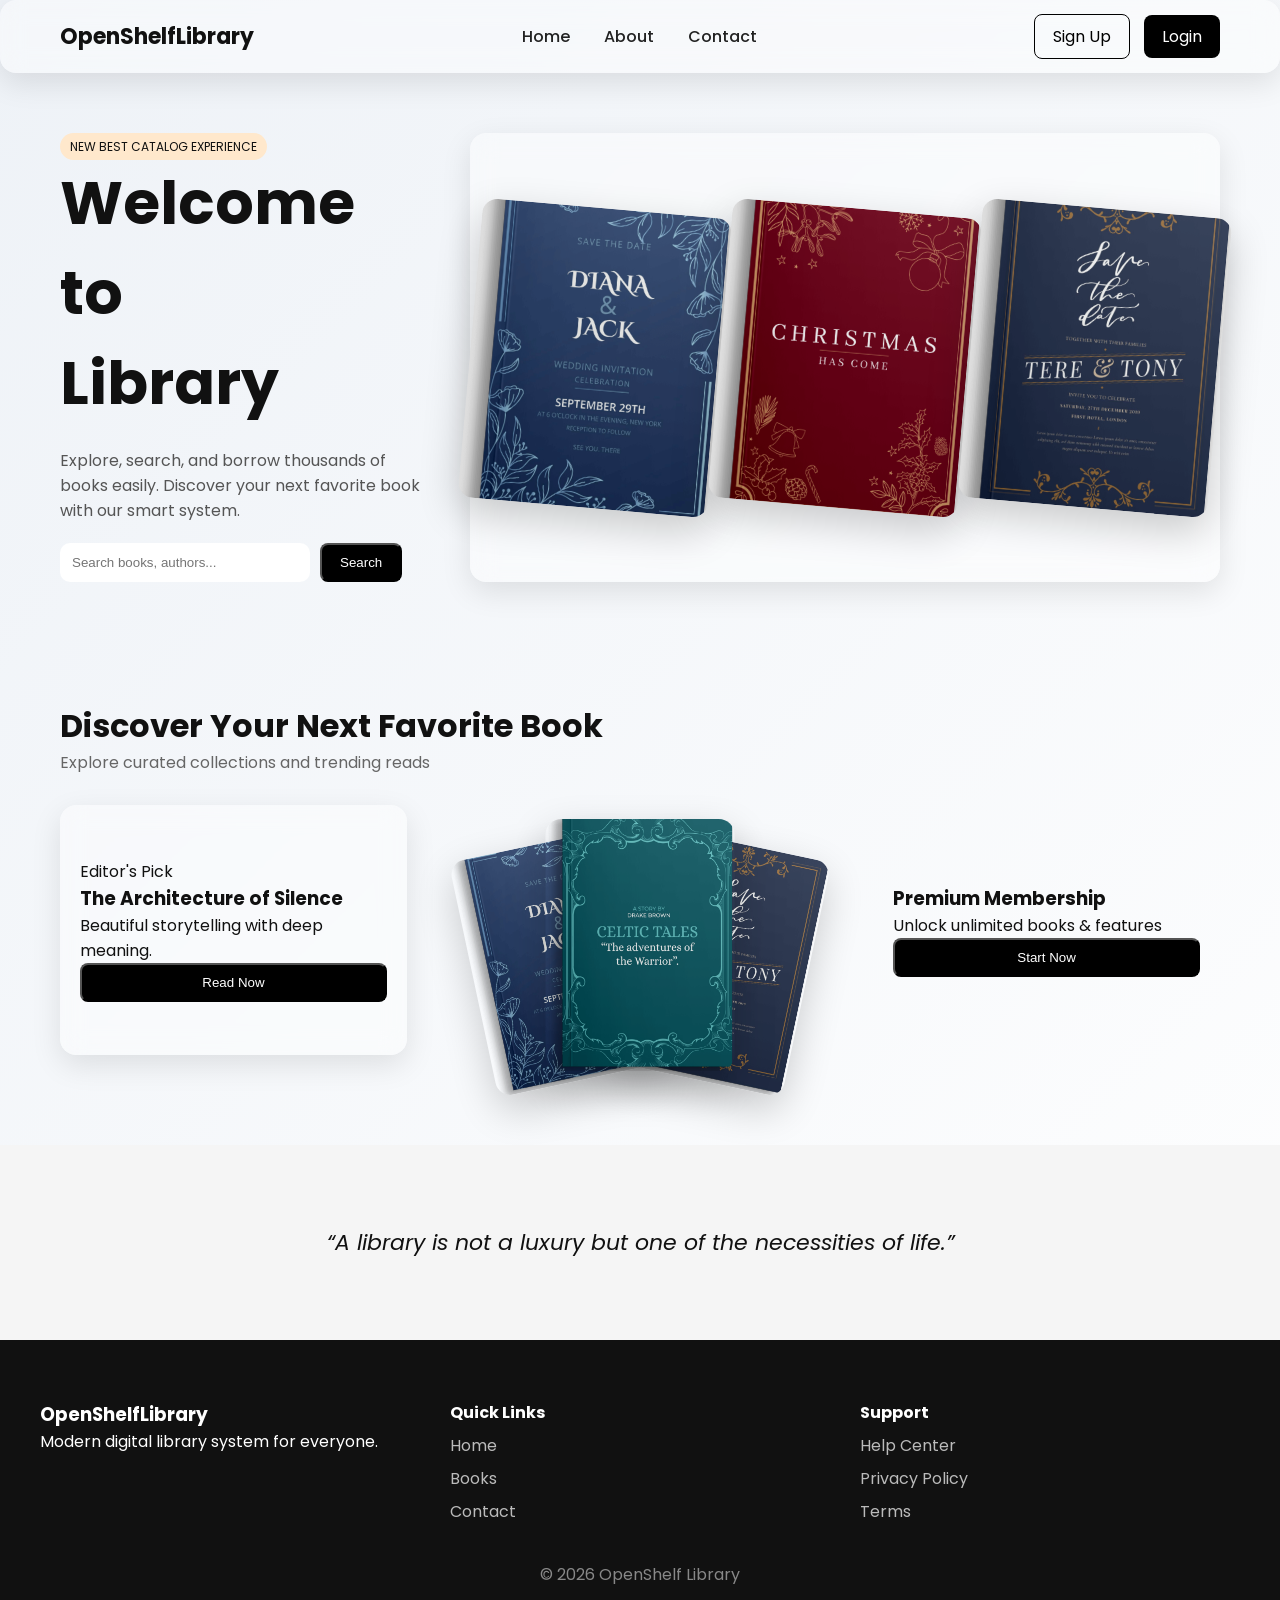
<file: html/index.html>
<!DOCTYPE html>
<html lang="en">
<head>
<meta charset="UTF-8">
<meta name="viewport" content="width=device-width, initial-scale=1.0">
<title>OpenShelf Library</title>

<link href="https://fonts.googleapis.com/css2?family=Poppins:wght@400;500;600;700&display=swap" rel="stylesheet">
<link rel="stylesheet" href="../css/index.css">

</head>

<body>

<!-- NAVBAR -->
<header class="navbar glass">
    <div class="logo">OpenShelfLibrary</div>

    <nav class="nav-links">
        <a href="#">Home</a>
        <a href="#">About</a>
        <a href="#">Contact</a>
    </nav>

    <div class="auth-buttons">
        <a class="btn-outline" href="register.html">Sign Up</a>
        <a class="btn-black" href="login.html">Login</a>
    </div>
</header>

<!-- HERO SECTION -->
<section class="hero container">

    <div class="hero-left">
        <span class="badge">NEW BEST CATALOG EXPERIENCE</span>

        <h1>Welcome to<br>Library</h1>

        <p>
            Explore, search, and borrow thousands of books easily.
            Discover your next favorite book with our smart system.
        </p>

        <div class="search-box">
            <input type="text" placeholder="Search books, authors..." />
            <button class="btn-black">Search</button>
        </div>
    </div>

    <div class="hero-right glass">
        <!-- IMAGE PLACE -->
       
        <img src="../assets/images/home-book-1.png" class="image-box">
        <img src="../assets/images/home-book-2.png" class="image-box">
        <img src="../assets/images/home-book-3.png" class="image-box">
        

</section>
<section class="discover container">

    <div class="section-header">
        <h2>Discover Your Next Favorite Book</h2>
        <p>Explore curated collections and trending reads</p>
    </div>

    <!-- BIG CARDS -->
    <div class="discover-grid">

        <!-- LEFT CARD -->
        <div class="card glass big-card">
            <span class="tag">Editor's Pick</span>
            <h3>The Architecture of Silence</h3>
            <p>Beautiful storytelling with deep meaning.</p>
            <button class="btn-black">Read Now</button>
        </div>

       <div class="discover-showcase">

            <img src="../assets/images/home-book-1.png" class="book book1">
            <img src="../assets/images/home-book-4.png" class="book book2">
            <img src="../assets/images/home-book-3.png" class="book book3">

        </div>

        <!-- RIGHT PREMIUM -->
        <div class="card premium-card">
            <h3>Premium Membership</h3>
            <p>Unlock unlimited books & features</p>
            <button class="btn-black">Start Now</button>
        </div>

    </div>

</section>


<!-- QUOTE -->
<section class="quote">
    <div class="quote-box">
        <p>“A library is not a luxury but one of the necessities of life.”</p>
    </div>
</section>

<!-- FOOTER -->
<footer class="footer">

    <div class="footer-container">

        <div class="footer-col">
            <h3>OpenShelfLibrary</h3>
            <p>Modern digital library system for everyone.</p>
        </div>

        <div class="footer-col">
            <h4>Quick Links</h4>
            <a href="#">Home</a>
            <a href="#">Books</a>
            <a href="#">Contact</a>
        </div>

        <div class="footer-col">
            <h4>Support</h4>
            <a href="#">Help Center</a>
            <a href="#">Privacy Policy</a>
            <a href="#">Terms</a>
        </div>

    </div>

    <div class="footer-bottom">
        © 2026 OpenShelf Library
    </div>

</footer>

</body>
</html>
</file>
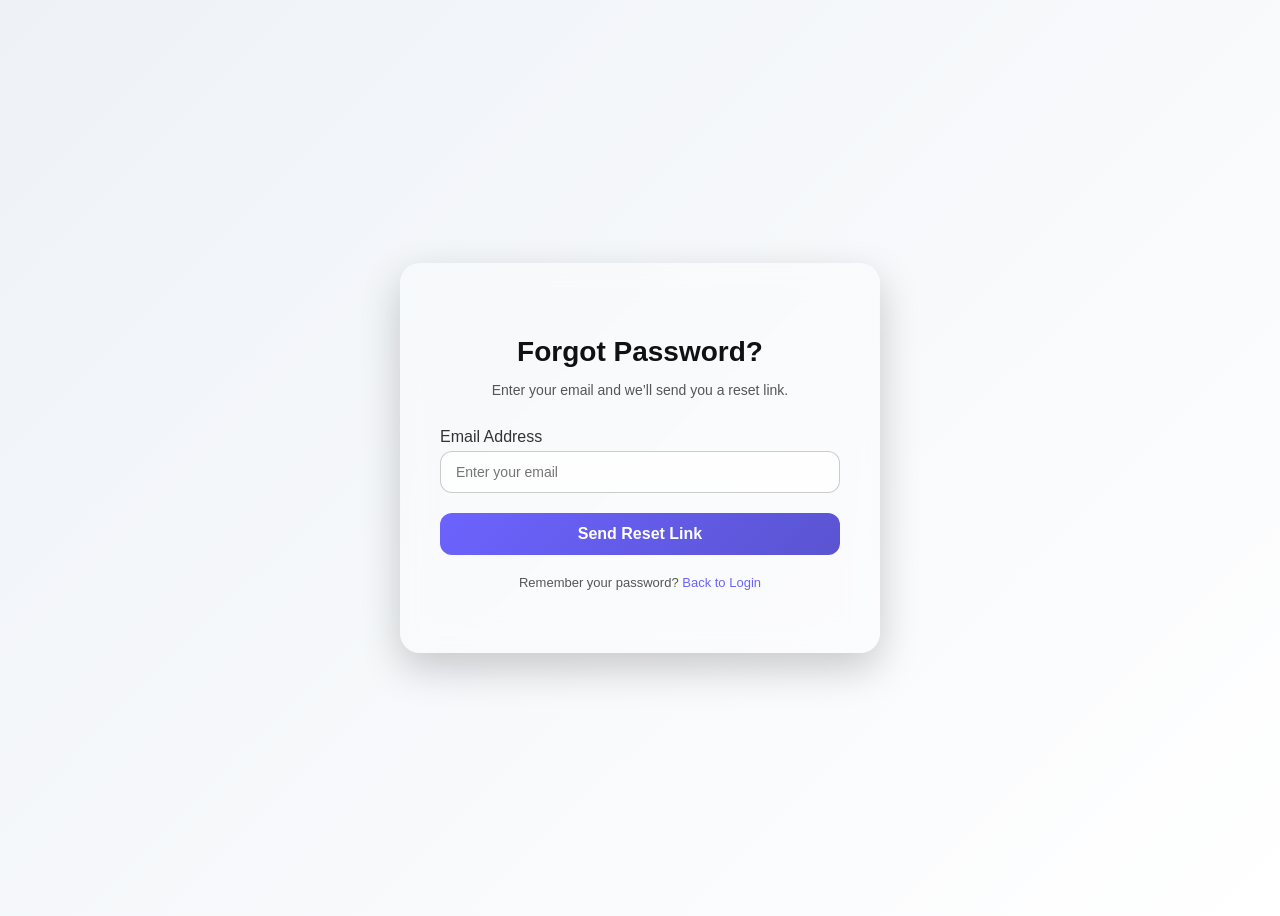
<file: html/forgot_password.html>
<!DOCTYPE html>
<html lang="en">
<head>
    <meta charset="UTF-8">
    <meta name="viewport" content="width=device-width, initial-scale=1.0">
    <title>Forgot Password - OpenShelf Library</title>
    <link rel="stylesheet" href="../css/forgot_password.css">
</head>

<body>

<div class="forgot-container">

    <h2>Forgot Password?</h2>
    <p class="sub-text">Enter your email and we’ll send you a reset link.</p>

    <form>

        <div class="input-group">
            <label>Email Address</label>
            <input type="email" placeholder="Enter your email" required>
        </div>

        <button type="submit" class="btn-purple">Send Reset Link</button>

        <p class="form-text">
            Remember your password?
            <a href="login.html">Back to Login</a>
        </p>

    </form>

</div>

</body>
</html>
</file>
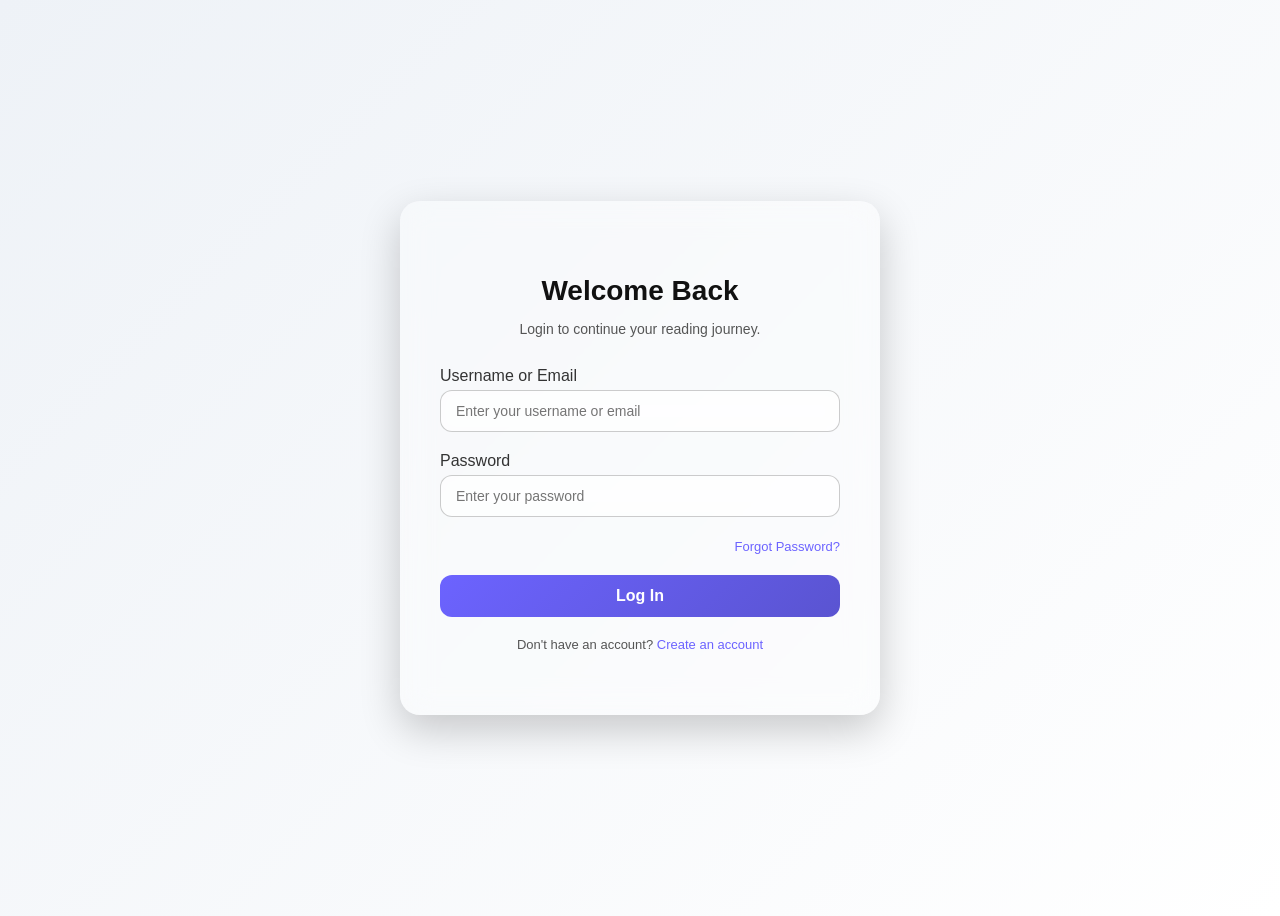
<file: html/login.html>
<!DOCTYPE html>
<html lang="en">
<head>
    <meta charset="UTF-8">
    <meta name="viewport" content="width=device-width, initial-scale=1.0">
    <title>Login - OpenShelf Library</title>
    <link rel="stylesheet" href="../css/login.css">
</head>

<body>

<div class="login-container">

    <h2>Welcome Back</h2>
    <p class="sub-text">Login to continue your reading journey.</p>

    <form action="../php/auth/login_process.php" method="POST" autocomplete="off">

        <div class="input-group">
            <label>Username or Email</label>
            <input type="text" name="username" placeholder="Enter your username or email" autocomplete="off" readonly onfocus="this.removeAttribute('readonly');">
        </div>

        <div class="input-group">
            <label>Password</label>
            <input type="password" name="password" placeholder="Enter your password" autocomplete="new-password" onfocus="this.removeAttribute('readonly');">
        </div>

        <div class="forgot-box">
            <a href="forgot_password.html" class="forgot-link">Forgot Password?</a>
        </div>

        <button type="submit" name="login" class="btn-purple">Log In</button>

        <p class="form-text">
            Don't have an account?
            <a href="register.html">Create an account</a>
        </p>

    </form>

</div>

<script>
window.onload = function() {
    document.querySelector("input[name='username']").value = "";
    document.querySelector("input[name='password']").value = "";
};
</script>

</body>
</html>
</file>
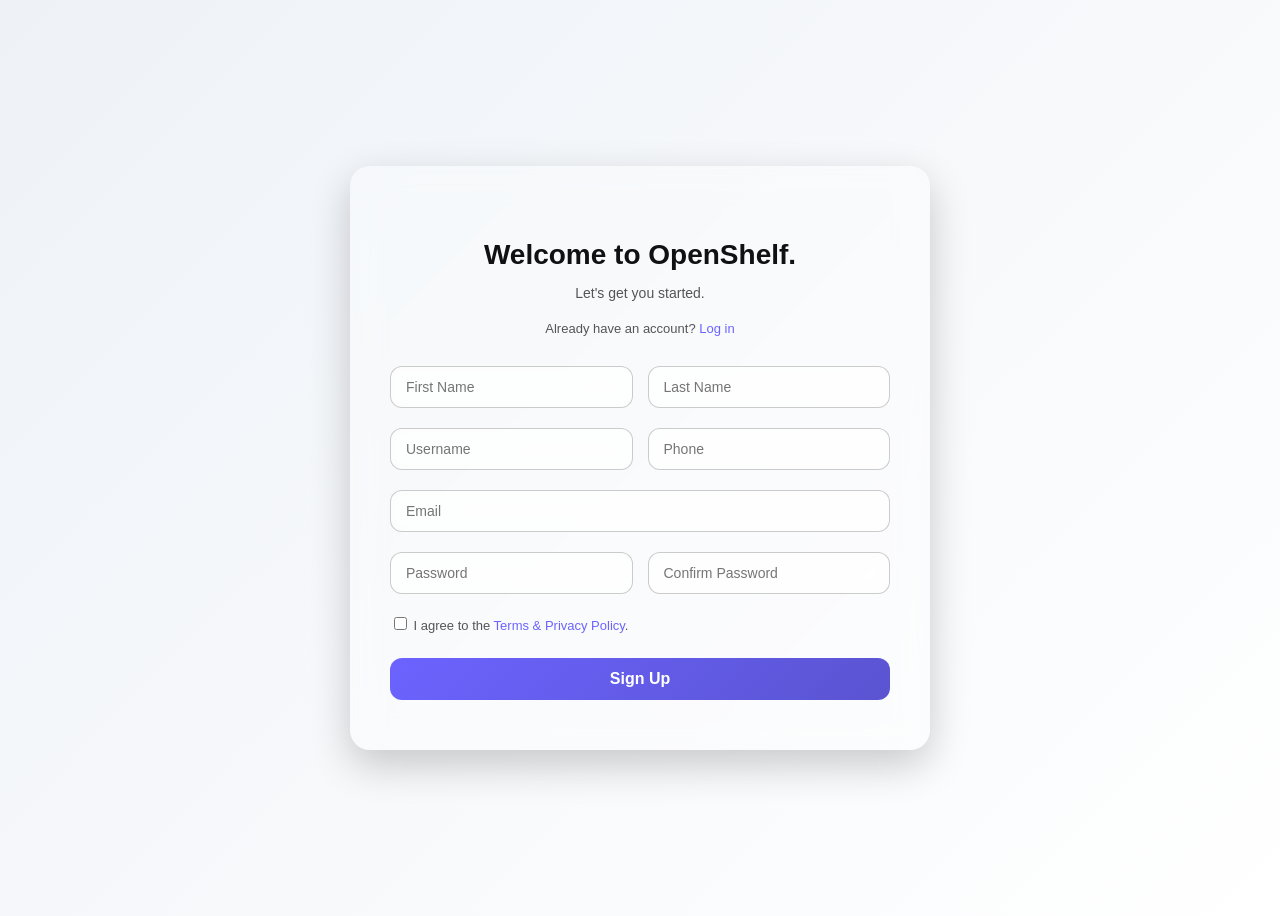
<file: html/register.html>
<!DOCTYPE html>
<html lang="en">
<head>
    <meta charset="UTF-8">
    <meta name="viewport" content="width=device-width, initial-scale=1.0">
    <title>Register - OpenShelf Library</title>
    <link rel="stylesheet" href="../css/register.css">
</head>

<body>

<div class="register-container">

    <h2>Welcome to OpenShelf.</h2>
    <p class="sub-text">Let's get you started.</p>

    <p class="login-text">
        Already have an account? 
        <a href="login.html">Log in</a>
    </p>

    <form action="../php/auth/register_process.php" method="POST" autocomplete="off">

        <div class="form-row">
            <input type="text" name="firstname" placeholder="First Name" required>
            <input type="text" name="lastname" placeholder="Last Name" required>
        </div>

        <div class="form-row">
            <input type="text" name="username" placeholder="Username" required>
            <input type="text" name="phone" placeholder="Phone" required>
        </div>

        <div class="form-row">
            <input type="email" name="email" placeholder="Email" required>
            
        </div>

        <div class="form-row">
            <input type="password" name="password" placeholder="Password" required>
            <input type="password" name="confirm_password" placeholder="Confirm Password" required>
        </div>

       

        <div class="checkbox-group">
            <label>
                <input type="checkbox" required>
                I agree to the <a href="#">Terms & Privacy Policy</a>.
            </label>
        </div>

        <button type="submit" name="register" class="btn-purple">Sign Up</button>

    </form>
</div>

</body>
</html>
</file>
<file: css/index.css>
* {
  margin: 0;
  padding: 0;
  box-sizing: border-box;
}

body {
  font-family: 'Poppins', sans-serif;
  background: linear-gradient(135deg, #eef2f7, #ffffff);
  color: #111;
}

/* GLASS EFFECT */
.glass {
  background: rgba(255,255,255,0.4);
  backdrop-filter: blur(12px);
  border-radius: 16px;
  box-shadow: 0 10px 30px rgba(0,0,0,0.1);
}

/* NAVBAR */
.navbar {
  display: flex;
  justify-content: space-between;
  padding: 20px 60px;
  align-items: center;
}

.logo {
  font-weight: 700;
  font-size: 22px;
}

.nav-links a {
  margin: 0 15px;
  text-decoration: none;
  color: #222;
  font-weight: 500;
}

.auth-buttons a {
  margin-left: 10px;
}

/* BUTTONS */
.btn-black {
  background: black;
  color: white;
  padding: 10px 18px;
  border-radius: 8px;
  text-decoration: none;
}

.btn-outline {
  border: 1px solid #000;
  padding: 10px 18px;
  border-radius: 8px;
  text-decoration: none;
  color: black;
}

/* HERO */
.hero {
  display: grid;
  grid-template-columns: 1fr 1fr;
  padding: 60px;
  gap: 40px;
}

.badge {
  background: #ffe8cc;
  padding: 5px 10px;
  border-radius: 20px;
  font-size: 12px;
}

.hero-left h1 {
  font-size: 60px;
  font-weight: 700;
}

.hero-left p {
  margin: 20px 0;
  color: #555;
}

.search-box {
  display: flex;
  gap: 10px;
}

.search-box input {
  padding: 12px;
  border-radius: 10px;
  border: none;
  width: 250px;
}

.hero-right {
  display: flex;
  justify-content: center;
  align-items: center;
}

.image-box {
  width: 250px;
  height: 300px;
  background: #ddd;
  border-radius: 15px;
  display: flex;
  justify-content: center;
  align-items: center;
  box-shadow: 0 15px 40px rgba(0,0,0,0.2);
  object-fit: cover;
   transform: rotate(5deg);
  transition: 0.3s;
}


.image-box:hover {
  transform: rotate(0deg) scale(1.05);
}

/* DISCOVER */
.discover {
  padding: 60px;
}

.discover h2 {
  font-size: 28px;
}

.sub-text {
  color: #666;
  margin-bottom: 30px;
}

.card {
  padding: 20px;
}

.image-card {
  display: flex;
  justify-content: center;
  align-items: center;
  height: 300px;
  transform: scale(1.05);
}

.dark-card {
  background: #000;
  color: white;
}

/* ================= NEW SECTION DESIGN ================= */

/* SECTION HEADER */
.section-header {
  margin-bottom: 30px;
}

.section-header h2 {
  font-size: 32px;
}

.section-header p {
  color: #666;
}

.discover-grid {
  display: grid;
  grid-template-columns: 1fr 1.2fr 1fr; /* center bigger */
  gap: 25px;
  align-items: stretch;
}

/* FIX CARD HEIGHT */
.discover-grid .card {
  height: 250px;
  display: flex;
  flex-direction: column;
  justify-content: center;
}

/* FIX IMAGE */
.image-card {
  padding: 0;
  overflow: hidden;
}

.image-card img {
  width: 100%;
  height: 100%;
  object-fit: cover;
}

/* PREMIUM FIX */
.premium-card {
  display: flex;
  flex-direction: column;
  justify-content: center;
}

/* BOOK GRID */
.book-grid {
  display: grid;
  grid-template-columns: repeat(4, 1fr);
  gap: 25px;
  margin-top: 30px;
}

.book-card {
  background: rgba(255,255,255,0.5);
  backdrop-filter: blur(10px);
  padding: 15px;
  border-radius: 15px;
  text-align: center;
  transition: 0.3s;
}

.book-card:hover{
  transform: translateY(10PX);
}

.book-card img {
  width: 100%;
  height: 250px;
  border-radius: 15px;
 object-fit: cover;
}

/* QUOTE SECTION */
.quote {
  padding: 80px 20px;
  background:whitesmoke ;
  display: flex;
  justify-content: center;
}

.quote-box {
  max-width: 700px;
  text-align: center;
  color: linear-gradient(135deg, #000, #111);
  font-size: 22px;
  font-style: italic;
  line-height: 1.6;
}

/* FOOTER */
.footer {
  background: #111;
  color: white;
  padding: 60px 20px;
}

.footer-container {
  display: grid;
  grid-template-columns: 1fr 1fr 1fr;
  max-width: 1200px;
  margin: auto;
  gap: 30px;
}

.footer-col a {
  display: block;
  margin: 8px 0;
  color: #bbb;
  text-decoration: none;
}

.footer-col a:hover {
  color: white;
}

.footer-bottom {
  text-align: center;
  margin-top: 30px;
  color: #888;
}

img {
  display: block;
}




/* ===== NEW SHOWCASE DESIGN (NO RECTANGLE IMAGE) ===== */

.discover-showcase {
  position: relative;
  height: 280px;
  display: flex;
  justify-content: center;
  align-items: center;
}

/* BOOK BASE STYLE */
.book {
  position: absolute;
  width: 180px;
  height: 240px;
  object-fit: cover;
  border-radius: 15px;
  box-shadow: 0 15px 40px rgba(0,0,0,0.2);
  transition: 0.4s;
}

/* LEFT BOOK */
.book1 {
  transform: rotate(-12deg) translateX(-80px);
  z-index: 1;
}

/* CENTER BOOK (MAIN FOCUS) */
.book2 {
  transform: rotate(0deg) scale(1.05);
  z-index: 3;
}

/* RIGHT BOOK */
.book3 {
  transform: rotate(12deg) translateX(80px);
  z-index: 2;
}

/* HOVER EFFECT */
.discover-showcase:hover .book1 {
  transform: rotate(-18deg) translateX(-100px);
}

.discover-showcase:hover .book2 {
  transform: scale(1.1);
}

.discover-showcase:hover .book3 {
  transform: rotate(18deg) translateX(100px);
}
</file>
<file: css/forgot_password.css>
/* ===== FORGOT PASSWORD PAGE ===== */
body {
    font-family: 'Poppins', sans-serif;
    background: linear-gradient(135deg, #eef2f7, #ffffff);
    display: flex;
    justify-content: center;
    align-items: center;
    min-height: 100vh;
}

/* CONTAINER */
.forgot-container {
    background: rgba(255, 255, 255, 0.3);
    backdrop-filter: blur(15px);
    border-radius: 20px;
    box-shadow: 0 15px 40px rgba(0, 0, 0, 0.2);
    padding: 50px 40px;
    max-width: 400px;
    width: 100%;
    text-align: center;
    transition: 0.3s;
}

.forgot-container:hover {
    transform: translateY(-5px);
}

/* HEADINGS */
.forgot-container h2 {
    font-size: 28px;
    font-weight: 700;
    margin-bottom: 10px;
    color: #111;
}

.forgot-container .sub-text {
    font-size: 14px;
    color: #555;
    margin-bottom: 30px;
}

/* INPUTS */
.input-group {
    display: flex;
    flex-direction: column;
    margin-bottom: 20px;
    text-align: left;
}

.input-group label {
    font-weight: 500;
    margin-bottom: 5px;
    color: #333;
}

.input-group input {
    padding: 12px 15px;
    border-radius: 12px;
    border: 1px solid rgba(0, 0, 0, 0.2);
    background: rgba(255, 255, 255, 0.6);
    backdrop-filter: blur(8px);
    outline: none;
    font-size: 14px;
    transition: 0.3s;
}

.input-group input:focus {
    border-color: #6c63ff;
    box-shadow: 0 5px 15px rgba(108, 99, 255, 0.3);
}

/* BUTTON */
.btn-purple {
    width: 100%;
    padding: 12px 0;
    background: linear-gradient(135deg, #6c63ff, #5a54d1);
    color: white;
    font-weight: 600;
    border: none;
    border-radius: 12px;
    cursor: pointer;
    font-size: 16px;
    transition: 0.3s;
}

.btn-purple:hover {
    transform: translateY(-3px);
    box-shadow: 0 10px 20px rgba(108, 99, 255, 0.4);
}

/* FORM TEXT */
.form-text {
    margin-top: 20px;
    font-size: 13px;
    color: #555;
}

.form-text a {
    color: #6c63ff;
    text-decoration: none;
    font-weight: 500;
}

.form-text a:hover {
    text-decoration: underline;
}
</file>
<file: css/login.css>
/* ===== LOGIN PAGE ===== */
body {
    font-family: 'Poppins', sans-serif;
    background: linear-gradient(135deg, #eef2f7, #ffffff);
    display: flex;
    justify-content: center;
    align-items: center;
    min-height: 100vh;
}

/* CONTAINER */
.login-container {
    background: rgba(255, 255, 255, 0.3);
    backdrop-filter: blur(15px);
    border-radius: 20px;
    box-shadow: 0 15px 40px rgba(0, 0, 0, 0.2);
    padding: 50px 40px;
    max-width: 400px;
    width: 100%;
    text-align: center;
    transition: 0.3s;
}

.login-container:hover {
    transform: translateY(-5px);
}

/* HEADINGS */
.login-container h2 {
    font-size: 28px;
    font-weight: 700;
    margin-bottom: 10px;
    color: #111;
}

.login-container .sub-text {
    font-size: 14px;
    color: #555;
    margin-bottom: 30px;
}

/* INPUTS */
.input-group {
    display: flex;
    flex-direction: column;
    margin-bottom: 20px;
    text-align: left;
}

.input-group label {
    font-weight: 500;
    margin-bottom: 5px;
    color: #333;
}

.input-group input {
    padding: 12px 15px;
    border-radius: 12px;
    border: 1px solid rgba(0, 0, 0, 0.2);
    background: rgba(255, 255, 255, 0.6);
    backdrop-filter: blur(8px);
    outline: none;
    font-size: 14px;
    transition: 0.3s;
}

.input-group input:focus {
    border-color: #6c63ff;
    box-shadow: 0 5px 15px rgba(108, 99, 255, 0.3);
}

/* FORGOT PASSWORD */
.forgot-box {
    text-align: right;
    margin-bottom: 20px;
}

.forgot-link {
    font-size: 13px;
    color: #6c63ff;
    text-decoration: none;
}

.forgot-link:hover {
    text-decoration: underline;
}

/* BUTTON */
.btn-purple {
    width: 100%;
    padding: 12px 0;
    background: linear-gradient(135deg, #6c63ff, #5a54d1);
    color: white;
    font-weight: 600;
    border: none;
    border-radius: 12px;
    cursor: pointer;
    font-size: 16px;
    transition: 0.3s;
}

.btn-purple:hover {
    transform: translateY(-3px);
    box-shadow: 0 10px 20px rgba(108, 99, 255, 0.4);
}

/* FORM TEXT */
.form-text {
    margin-top: 20px;
    font-size: 13px;
    color: #555;
}

.form-text a {
    color: #6c63ff;
    text-decoration: none;
    font-weight: 500;
}

.form-text a:hover {
    text-decoration: underline;
}
</file>
<file: css/register.css>
/* ===== REGISTER PAGE ===== */
body {
    font-family: 'Poppins', sans-serif;
    background: linear-gradient(135deg, #eef2f7, #ffffff);
    display: flex;
    justify-content: center;
    align-items: center;
    min-height: 100vh;
}

/* CONTAINER */
.register-container {
    background: rgba(255, 255, 255, 0.3);
    backdrop-filter: blur(15px);
    border-radius: 20px;
    box-shadow: 0 15px 40px rgba(0, 0, 0, 0.2);
    padding: 50px 40px;
    max-width: 500px;
    width: 100%;
    text-align: center;
    transition: 0.3s;
}

.register-container:hover {
    transform: translateY(-5px);
}

/* HEADINGS */
.register-container h2 {
    font-size: 28px;
    font-weight: 700;
    margin-bottom: 10px;
    color: #111;
}

.register-container .sub-text {
    font-size: 14px;
    color: #555;
    margin-bottom: 20px;
}

.register-container .login-text {
    font-size: 13px;
    margin-bottom: 30px;
    color: #555;
}

.register-container .login-text a {
    color: #6c63ff;
    text-decoration: none;
    font-weight: 500;
}

.register-container .login-text a:hover {
    text-decoration: underline;
}

/* FORM ROWS */
.form-row {
    display: flex;
    gap: 15px;
    margin-bottom: 20px;
    flex-wrap: wrap;
}

.form-row input {
    flex: 1;
    padding: 12px 15px;
    border-radius: 12px;
    border: 1px solid rgba(0, 0, 0, 0.2);
    background: rgba(255, 255, 255, 0.6);
    backdrop-filter: blur(8px);
    font-size: 14px;
    outline: none;
    transition: 0.3s;
}

.form-row input:focus {
    border-color: #6c63ff;
    box-shadow: 0 5px 15px rgba(108, 99, 255, 0.3);
}

/* CHECKBOX */
.checkbox-group {
    text-align: left;
    margin-bottom: 25px;
    font-size: 13px;
    color: #555;
}

.checkbox-group a {
    color: #6c63ff;
    text-decoration: none;
}

.checkbox-group a:hover {
    text-decoration: underline;
}

/* BUTTON */
.btn-purple {
    width: 100%;
    padding: 12px 0;
    background: linear-gradient(135deg, #6c63ff, #5a54d1);
    color: white;
    font-weight: 600;
    border: none;
    border-radius: 12px;
    cursor: pointer;
    font-size: 16px;
    transition: 0.3s;
}

.btn-purple:hover {
    transform: translateY(-3px);
    box-shadow: 0 10px 20px rgba(108, 99, 255, 0.4);
}
</file>
